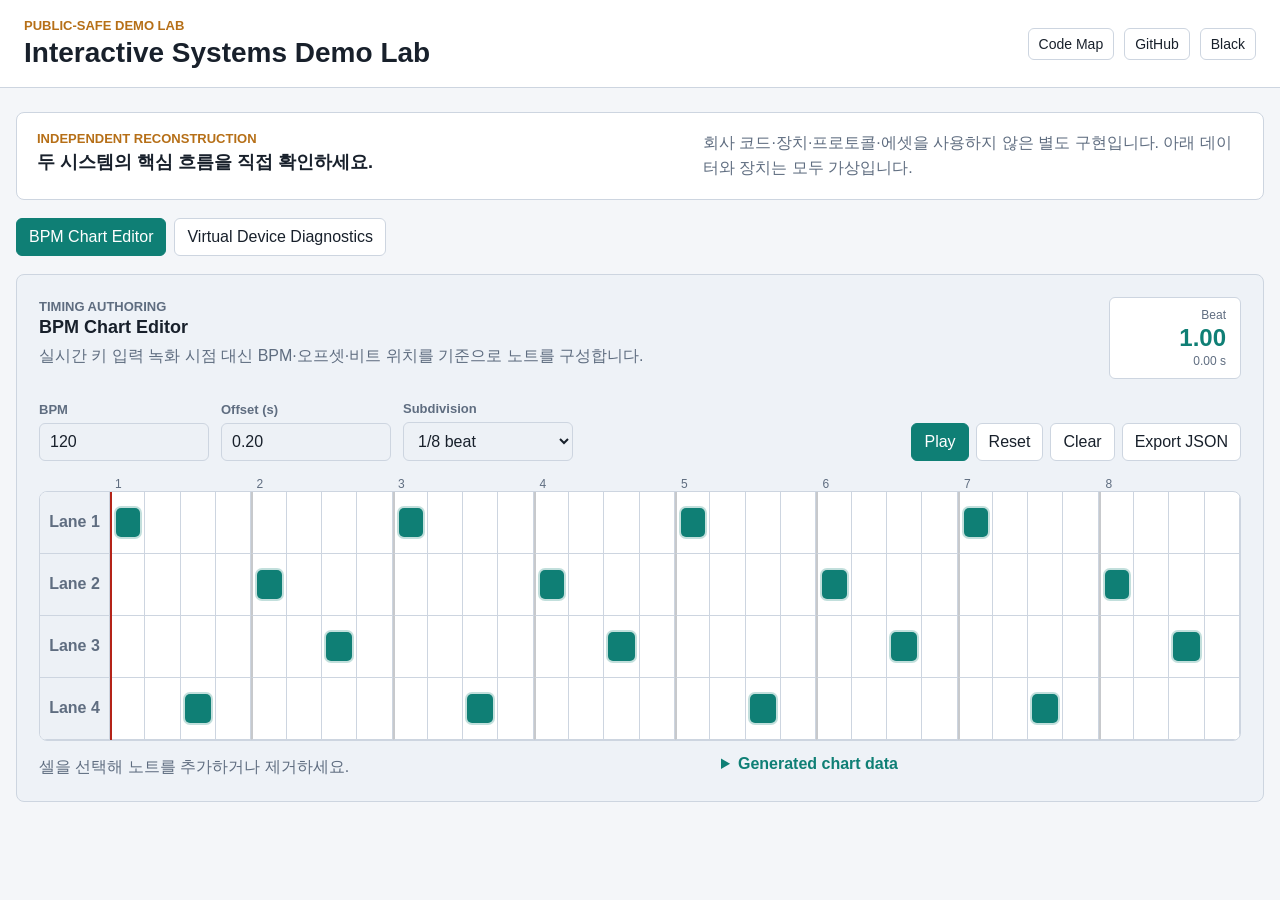
<file: demos/index.html>
<!doctype html>
<html lang="ko">
<head>
  <meta charset="utf-8" />
  <meta name="viewport" content="width=device-width, initial-scale=1" />
  <meta name="description" content="BPM 채보 제작과 가상 장치 입력 진단 공개 데모" />
  <title>Interactive Systems Demo Lab</title>
  <link rel="stylesheet" href="../style.css?v=20260802" />
  <link rel="stylesheet" href="demo.css?v=20260803-device-layout" />
</head>
<body>
  <header class="topbar">
    <div><p class="eyebrow">Public-safe Demo Lab</p><h1>Interactive Systems Demo Lab</h1></div>
    <nav class="toplinks" aria-label="페이지 링크">
      <a href="../index.html">Code Map</a>
      <a href="https://github.com/SJ97p/Interactive-Game-Systems-CodeMap" target="_blank" rel="noreferrer">GitHub</a>
      <button id="theme-toggle" type="button">Black</button>
    </nav>
  </header>
  <main class="demo-shell">
    <section class="demo-intro" aria-labelledby="demo-title">
      <div><p class="eyebrow">Independent reconstruction</p><h2 id="demo-title">두 시스템의 핵심 흐름을 직접 확인하세요.</h2></div>
      <p>회사 코드·장치·프로토콜·에셋을 사용하지 않은 별도 구현입니다. 아래 데이터와 장치는 모두 가상입니다.</p>
    </section>
    <nav class="demo-tabs" aria-label="데모 선택">
      <button class="demo-tab active" type="button" data-demo-target="rhythm-demo" aria-pressed="true">BPM Chart Editor</button>
      <button class="demo-tab" type="button" data-demo-target="ble-demo" aria-pressed="false">Virtual Device Diagnostics</button>
    </nav>
    <section id="rhythm-demo" class="demo-page" aria-labelledby="rhythm-title">
      <div class="demo-heading">
        <div><p class="eyebrow">Timing authoring</p><h2 id="rhythm-title">BPM Chart Editor</h2><p>실시간 키 입력 녹화 시점 대신 BPM·오프셋·비트 위치를 기준으로 노트를 구성합니다.</p></div>
        <div class="demo-status" aria-live="polite"><span>Beat</span><strong id="beat-readout">1.00</strong><span id="time-readout">0.00 s</span></div>
      </div>
      <div class="rhythm-controls">
        <label><span>BPM</span><input id="bpm-input" type="number" min="40" max="240" value="120" /></label>
        <label><span>Offset (s)</span><input id="offset-input" type="number" min="0" max="5" step="0.05" value="0.20" /></label>
        <label><span>Subdivision</span><select id="subdivision-input"><option value="1">1/4 beat</option><option value="2" selected>1/8 beat</option><option value="4">1/16 beat</option></select></label>
        <div class="demo-actions"><button id="play-chart" class="primary-action" type="button">Play</button><button id="reset-chart" type="button">Reset</button><button id="clear-chart" type="button">Clear</button><button id="export-chart" type="button">Export JSON</button></div>
      </div>
      <div class="timeline-ruler" aria-hidden="true"><span>1</span><span>2</span><span>3</span><span>4</span><span>5</span><span>6</span><span>7</span><span>8</span></div>
      <div class="chart-stage"><div id="playhead" class="playhead" aria-hidden="true"></div><div id="chart-grid" class="chart-grid" role="grid" aria-label="4개 레인의 8비트 채보 그리드"></div></div>
      <div class="chart-footer"><p id="chart-message" aria-live="polite">셀을 선택해 노트를 추가하거나 제거하세요.</p><details><summary>Generated chart data</summary><pre id="chart-json"><code></code></pre></details></div>
    </section>
    <section id="ble-demo" class="demo-page" aria-labelledby="ble-title" hidden>
      <div class="demo-heading">
        <div><p class="eyebrow">Simulated hardware workflow</p><h2 id="ble-title">Virtual Device Diagnostics</h2><p>실제 BLE 통신 없이 검색·연결·준비·입력 피드백의 UI 흐름만 재현합니다.</p></div>
        <div class="connection-badge" id="connection-badge" data-state="idle" aria-live="polite"><span class="connection-dot"></span><strong id="connection-label">Idle</strong></div>
      </div>
      <div class="device-layout">
        <section class="device-panel" aria-labelledby="device-list-title">
          <div class="panel-title-row"><div><h3 id="device-list-title">Virtual devices</h3><p>실제 장치 식별자가 없는 임의 데이터입니다.</p></div><button id="scan-devices" class="primary-action" type="button">Scan</button></div>
          <div id="device-list" class="device-list" aria-live="polite"><p class="empty-state">Scan을 눌러 가상 장치를 찾으세요.</p></div>
          <div class="device-actions"><button id="disconnect-device" type="button" disabled>Disconnect</button><button id="simulate-input" type="button" disabled>Random input</button><label class="auto-input-control"><input id="auto-input" type="checkbox" disabled /><span>Auto input</span></label></div>
        </section>
        <section class="input-panel" aria-labelledby="input-test-title">
          <div class="panel-title-row"><div><h3 id="input-test-title">Input test</h3><p>실제 장치와 같은 2열 × 3단 배치에서 입력 수신을 시뮬레이션합니다.</p></div><span id="packet-count" class="packet-count">0 events</span></div>
          <div id="input-grid" class="input-grid" aria-label="가상 입력 채널"></div><p id="input-message" class="input-message" aria-live="polite">장치를 연결하면 진단 패드가 활성화됩니다.</p>
        </section>
      </div>
    </section>
  </main>
  <script src="demo.js?v=20260803-device-layout"></script>
</body>
</html>
</file>
<file: style.css>
:root {
  --bg: #f4f6f9;
  --main: #eef2f7;
  --topbar: #ffffff;
  --panel: #ffffff;
  --panel-2: #edf1f6;
  --line: #cdd5e0;
  --text: #18202b;
  --muted: #5f6d80;
  --accent: #b66f17;
  --accent-2: #0f7f75;
  --danger: #b42318;
  --code: #f8fafc;
  --code-text: #1f2937;
  --line-no: #8090a5;
  --kw: #1d4ed8;
  --type: #9a5b00;
  --str: #167245;
  --com: #718096;
  --graph-bg: #fbf7ef;
}

body.dark-theme {
  --bg: #0f1217;
  --main: #10141a;
  --topbar: #12161d;
  --panel: #171b22;
  --panel-2: #1d232d;
  --line: #303846;
  --text: #e9edf5;
  --muted: #a9b4c4;
  --accent: #f3b34f;
  --accent-2: #64d2c2;
  --danger: #ff7b72;
  --code: #0b0e13;
  --code-text: #d6deeb;
  --line-no: #687386;
  --kw: #82aaff;
  --type: #ffcb6b;
  --str: #c3e88d;
  --com: #697098;
  --graph-bg: #f7f3eb;
}

* { box-sizing: border-box; }

body {
  margin: 0;
  background: var(--bg);
  color: var(--text);
  font-family: "Segoe UI", "Noto Sans KR", Arial, sans-serif;
  font-size: 16px;
}

a { color: var(--accent-2); text-decoration: none; }
a:hover { text-decoration: underline; }

.topbar {
  display: flex;
  align-items: center;
  justify-content: space-between;
  gap: 24px;
  padding: 18px 24px;
  border-bottom: 1px solid var(--line);
  background: var(--topbar);
}

.eyebrow {
  margin: 0 0 4px;
  color: var(--accent);
  font-size: 13px;
  font-weight: 700;
  text-transform: uppercase;
  letter-spacing: 0;
}

h1, h2, h3, p { margin-top: 0; }
h1 { margin-bottom: 0; font-size: 28px; }
h2 { margin-bottom: 6px; font-size: 18px; }
h3 { margin-bottom: 8px; font-size: 16px; color: var(--accent); }

.toplinks {
  display: flex;
  gap: 10px;
  flex-wrap: wrap;
}

.toplinks a, .toplinks button {
  padding: 7px 10px;
  border: 1px solid var(--line);
  border-radius: 6px;
  background: var(--panel);
  color: var(--text);
  font: inherit;
  font-size: 14px;
  cursor: pointer;
}

.app-nav-button.is-active {
  border-color: var(--accent);
  background: color-mix(in srgb, var(--accent) 12%, var(--panel));
  color: var(--accent);
  font-weight: 750;
}

.case-hub {
  width: min(1180px, calc(100% - 48px));
  margin: 0 auto;
  padding: 58px 0 72px;
}

.case-hero { max-width: 820px; }
.case-hero h2 {
  margin-bottom: 15px;
  font-size: clamp(30px, 3.2vw, 44px);
  line-height: 1.18;
  letter-spacing: -0.04em;
}
.case-hero > p:last-child {
  margin: 0;
  color: var(--muted);
  font-size: 17px;
  line-height: 1.75;
}

.case-cards {
  display: grid;
  grid-template-columns: repeat(3, minmax(0, 1fr));
  gap: 16px;
  margin-top: 34px;
}

.case-card {
  display: flex;
  min-height: 260px;
  flex-direction: column;
  padding: 25px;
  border: 1px solid var(--line);
  border-radius: 12px;
  background: var(--panel);
  box-shadow: 0 8px 24px rgba(27, 39, 56, 0.04);
  color: var(--text);
  text-align: left;
  font: inherit;
  cursor: pointer;
  transition: transform 150ms ease, border-color 150ms ease, box-shadow 150ms ease;
}
.case-card:hover {
  transform: translateY(-2px);
  border-color: var(--accent);
  box-shadow: 0 13px 30px rgba(27, 39, 56, 0.09);
}
.case-number {
  display: block;
  margin: 0 0 9px;
  color: var(--accent);
  font-size: 12px;
  font-weight: 800;
  letter-spacing: .08em;
}
.case-card h3 {
  margin: 0 0 12px;
  color: var(--text);
  font-size: 21px;
  line-height: 1.3;
}
.case-card p {
  margin: 0;
  color: var(--muted);
  font-size: 15px;
  line-height: 1.62;
}
.case-card-link {
  display: block;
  margin-top: auto;
  padding-top: 20px;
  color: var(--accent-2);
  font-size: 14px;
  font-weight: 750;
}
.case-hub-note {
  margin: 22px 0 0;
  color: var(--muted);
  font-size: 14px;
  line-height: 1.6;
}

.case-detail { padding: 24px 16px 0; }
.case-detail-head {
  padding: 24px;
  border: 1px solid var(--line);
  border-radius: 10px 10px 0 0;
  background: var(--panel);
}
.case-back {
  margin: 0 0 20px;
  padding: 0;
  border: 0;
  background: transparent;
  color: var(--accent-2);
  font: inherit;
  font-size: 14px;
  font-weight: 750;
  cursor: pointer;
}
.case-detail-head h2 {
  margin-bottom: 8px;
  font-size: 28px;
  letter-spacing: -0.025em;
}
.case-detail-head > p:last-child { margin: 0; color: var(--muted); line-height: 1.6; }
.case-story-grid {
  display: grid;
  grid-template-columns: repeat(2, minmax(0, 1fr));
  gap: 1px;
  border: 1px solid var(--line);
  border-top: 0;
  background: var(--line);
}
.case-story-grid article { min-height: 168px; padding: 20px 22px; background: var(--panel); }
.case-story-grid h3, .case-structure h3, .case-feedback h3 { margin-bottom: 9px; color: var(--accent); font-size: 14px; }
.case-story-grid p, .case-feedback p { margin: 0; color: var(--muted); font-size: 16px; line-height: 1.8; }

.case-evidence { margin: 24px 0; }
.case-evidence > p { color: var(--muted); line-height: 1.7; }
.case-evidence-grid { display: grid; grid-template-columns: repeat(2, minmax(0, 1fr)); gap: 24px; }
.case-evidence figure { margin: 0; min-width: 0; }
.case-evidence button { display: block; width: 100%; padding: 0; border: 1px solid var(--line); border-radius: 8px; overflow: hidden; background: var(--panel); color: var(--text); cursor: zoom-in; }
.case-evidence button:focus-visible { outline: 3px solid var(--accent); outline-offset: 4px; }
.case-evidence img { display: block; width: 100%; height: auto; }
.case-evidence button span { display: block; padding: 12px; font: inherit; }
.case-evidence figcaption { padding-top: 12px; line-height: 1.75; }
.case-evidence figcaption p { margin: 6px 0 0; color: var(--muted); }
@media (max-width: 760px) { .case-evidence-grid { grid-template-columns: 1fr; } }
.case-decision { grid-column: 1 / -1; background: color-mix(in srgb, var(--accent) 7%, var(--panel)) !important; }
.case-result { background: color-mix(in srgb, var(--accent-2) 6%, var(--panel)) !important; }
.case-structure, .case-feedback {
  padding: 20px 22px;
  border: 1px solid var(--line);
  border-top: 0;
  background: var(--panel);
}
.case-implementation { padding: 20px 22px; border: 1px solid var(--line); border-top: 0; background: var(--panel); }
.case-implementation h3 { margin-bottom: 9px; color: var(--accent); font-size: 14px; }
.case-implementation p { margin: 0; color: var(--muted); font-size: 16px; line-height: 1.8; }
.case-structure ol { display: flex; gap: 8px; flex-wrap: wrap; margin: 0; padding: 0; list-style: none; }
.case-structure li {
  display: flex;
  align-items: center;
  gap: 7px;
  padding: 8px 10px;
  border: 1px solid var(--line);
  border-radius: 6px;
  background: var(--panel-2);
  color: var(--text);
  font-size: 13px;
  font-weight: 700;
}
.case-structure li span { color: var(--accent); font-size: 11px; }
.case-feedback { border-radius: 0 0 10px 10px; }
.case-result-panel { border-radius: 0; }
.case-actions { display: flex; gap: 10px; flex-wrap: wrap; padding-top: 14px; }
.case-cta {
  display: inline-flex;
  align-items: center;
  gap: 8px;
  padding: 10px 12px;
  border: 1px solid var(--accent-2);
  border-radius: 7px;
  background: var(--accent-2);
  color: #fff;
  font-size: 14px;
  font-weight: 750;
  cursor: pointer;
  font-family: inherit;
}
.case-cta:hover { color: #fff; text-decoration: none; filter: brightness(.96); }
.case-cta.secondary { border-color: var(--line); background: var(--panel); color: var(--accent-2); }

.graph-fallback {
  min-width: 0 !important;
  padding: 26px;
  border: 1px dashed color-mix(in srgb, var(--accent) 55%, var(--line));
  border-radius: 8px;
  background: var(--panel);
}
.graph-fallback-label { margin: 0 0 8px; color: var(--accent); font-size: 11px; font-weight: 800; letter-spacing: .08em; }
.graph-fallback h3 { margin: 0; color: var(--text); font-size: 20px; }
.graph-fallback > p:not(.graph-fallback-label) { margin: 10px 0 0; color: var(--muted); line-height: 1.65; }
.graph-fallback-links { display: flex; gap: 8px; flex-wrap: wrap; margin-top: 18px; }
.graph-fallback-links button {
  padding: 7px 10px;
  border: 1px solid var(--line);
  border-radius: 6px;
  background: var(--panel-2);
  color: var(--accent-2);
  font: inherit;
  font-size: 13px;
  font-weight: 750;
  cursor: pointer;
}

.layout {
  --code-panel-width: 460px;
  display: grid;
  grid-template-columns: 280px minmax(520px, 1fr) 8px var(--code-panel-width);
  min-height: calc(100vh - 75px);
}

.sidebar, .main-panel, .code-panel {
  min-width: 0;
  border-right: 1px solid var(--line);
}

.sidebar, .code-panel {
  background: var(--panel);
}

.code-resizer {
  position: relative;
  z-index: 4;
  cursor: col-resize;
  background: var(--panel);
  touch-action: none;
}

.code-resizer::after {
  content: "";
  position: absolute;
  top: 0;
  bottom: 0;
  left: 3px;
  width: 2px;
  background: var(--line);
  transition: background 120ms ease, width 120ms ease;
}

.code-resizer:hover::after,
.code-resizer:focus-visible::after,
.layout.is-resizing .code-resizer::after {
  width: 3px;
  background: var(--accent);
}

.layout.is-resizing { cursor: col-resize; user-select: none; }
.layout.benchmark-mode { grid-template-columns: 280px minmax(520px, 1fr); }
.layout.benchmark-mode .code-resizer,
.layout.benchmark-mode .code-panel { display: none; }

.sidebar {
  position: sticky;
  top: 0;
  height: 100vh;
  display: flex;
  flex-direction: column;
  overflow: hidden;
}

.panel-head {
  padding: 16px;
  border-bottom: 1px solid var(--line);
}

.panel-head p {
  margin: 0;
  color: var(--muted);
  font-size: 14px;
  line-height: 1.45;
}

.explorer-search {
  display: block;
  margin-top: 12px;
}

.explorer-search input {
  width: 100%;
  padding: 9px 10px;
  border: 1px solid var(--line);
  border-radius: 6px;
  outline: none;
  background: var(--panel-2);
  color: var(--text);
  font: inherit;
  font-size: 14px;
}

.explorer-search input:focus {
  border-color: var(--accent);
  box-shadow: 0 0 0 2px color-mix(in srgb, var(--accent) 18%, transparent);
}

.explorer-search input::placeholder { color: var(--muted); }

.sr-only {
  position: absolute;
  width: 1px;
  height: 1px;
  padding: 0;
  margin: -1px;
  overflow: hidden;
  clip: rect(0, 0, 0, 0);
  white-space: nowrap;
  border: 0;
}

.tree {
  flex: 1;
  min-height: 0;
  padding: 12px;
  overflow-y: auto;
  scrollbar-gutter: stable;
}

.tree-group { margin-bottom: 6px; }
.tree-title {
  width: 100%;
  display: flex;
  align-items: center;
  gap: 8px;
  padding: 9px 8px;
  border: 0;
  border-radius: 6px;
  background: transparent;
  color: var(--muted);
  font-family: inherit;
  font-size: 13px;
  font-weight: 800;
  letter-spacing: 0;
  text-align: left;
  cursor: pointer;
}

.tree-title:hover { background: var(--panel-2); color: var(--text); }
.tree-title.active { background: var(--panel-2); color: var(--text); }
.tree-title::before { content: "▸"; width: 12px; color: var(--accent); }
.tree-title[aria-expanded="true"]::before { content: "▾"; }
.tree-group-items[hidden] { display: none; }
.tree-empty { padding: 16px 8px; color: var(--muted); font-size: 14px; line-height: 1.5; }

.tree-item {
  width: 100%;
  display: block;
  padding: 8px 10px;
  border: 1px solid transparent;
  border-radius: 6px;
  background: transparent;
  color: var(--text);
  font: inherit;
  font-size: 14px;
  text-align: left;
  cursor: pointer;
}

.tree-item.child {
  margin-left: 10px;
  width: calc(100% - 10px);
  color: var(--text);
}

.tree-item:hover { background: var(--panel-2); border-color: var(--line); }
.tree-item.active { background: #273140; border-color: var(--accent); color: #fff; }

.main-panel { overflow: auto; background: var(--main); }
.graph-head {
  display: flex;
  justify-content: space-between;
  gap: 18px;
  align-items: flex-start;
}

.graph-tools {
  display: flex;
  align-items: center;
  gap: 8px;
  flex: 0 0 auto;
}

.zoom-controls {
  display: flex;
  gap: 6px;
}

.zoom-controls[hidden] { display: none; }

.back-button {
  height: 30px;
  border: 1px solid var(--line);
  border-radius: 6px;
  background: var(--panel-2);
  color: var(--text);
  padding: 0 10px;
  cursor: pointer;
}

.back-button:disabled {
  opacity: 0.45;
  cursor: default;
}

.zoom-controls button, .code-actions button {
  min-width: 34px;
  height: 30px;
  border: 1px solid var(--line);
  border-radius: 6px;
  background: var(--panel-2);
  color: var(--text);
  cursor: pointer;
}

.zoom-controls button:hover, .code-actions button:hover { border-color: var(--accent); }

.graph-wrap {
  display: grid;
  place-items: center;
  min-height: 480px;
  max-height: 620px;
  margin: 16px;
  padding: 18px;
  overflow: auto;
  border: 1px solid var(--line);
  border-radius: 8px;
  background: var(--graph-bg);
}

#graph {
  min-width: 620px;
  width: fit-content;
  margin: 0 auto;
}

#graph svg {
  display: block;
  margin: 0 auto;
  max-width: none !important;
}

.graph-clickable, .graph-method-clickable { cursor: pointer; }
.graph-clickable text, .graph-method-clickable text { text-decoration: underline; }

.benchmark-report {
  padding: 16px;
}

.benchmark-hero {
  padding: 22px;
  border: 1px solid color-mix(in srgb, var(--accent) 48%, var(--line));
  border-radius: 10px;
  background: linear-gradient(135deg, color-mix(in srgb, var(--accent) 12%, var(--panel)), var(--panel));
}

.benchmark-kicker {
  margin: 0 0 6px;
  color: var(--accent);
  font-size: 12px;
  font-weight: 800;
  letter-spacing: .08em;
  text-transform: uppercase;
}

.benchmark-hero h2 { margin-bottom: 8px; font-size: 24px; }
.benchmark-hero > p:last-child { margin: 0; color: var(--muted); line-height: 1.65; }

.benchmark-kpis {
  display: grid;
  grid-template-columns: repeat(4, minmax(0, 1fr));
  gap: 10px;
  margin: 14px 0;
}

.benchmark-kpi,
.benchmark-section {
  border: 1px solid var(--line);
  border-radius: 9px;
  background: var(--panel);
}

.benchmark-kpi { padding: 15px; }
.benchmark-kpi strong { display: block; color: var(--accent-2); font-size: 25px; line-height: 1.1; }
.benchmark-kpi span { display: block; margin-top: 7px; color: var(--muted); font-size: 13px; line-height: 1.4; }
.benchmark-section { margin-top: 14px; padding: 18px; }
.benchmark-section h3 { margin-bottom: 5px; }
.benchmark-section-lead { margin: 0 0 16px; color: var(--muted); font-size: 14px; line-height: 1.55; }

.benchmark-device-grid {
  display: grid;
  grid-template-columns: repeat(2, minmax(0, 1fr));
  gap: 12px;
}

.benchmark-device {
  padding: 16px;
  border: 1px solid var(--line);
  border-radius: 8px;
  background: var(--main);
}

.benchmark-device-head { display: flex; align-items: flex-start; justify-content: space-between; gap: 12px; margin-bottom: 15px; }
.benchmark-device-head h4 { margin: 0 0 3px; font-size: 16px; }
.benchmark-device-head p { margin: 0; color: var(--muted); font-size: 12px; }
.benchmark-change { color: var(--accent-2); font-size: 18px; font-weight: 800; white-space: nowrap; }
.benchmark-bar-row { display: grid; grid-template-columns: 30px minmax(0, 1fr) 82px; gap: 9px; align-items: center; margin-top: 10px; font-size: 13px; }
.benchmark-bar-track { height: 15px; overflow: hidden; border-radius: 999px; background: color-mix(in srgb, var(--line) 62%, transparent); }
.benchmark-bar { height: 100%; width: var(--bar-width); min-width: 3px; border-radius: inherit; background: #7b8798; }
.benchmark-bar.v2 { background: var(--accent-2); }
.benchmark-bar-value { text-align: right; font-variant-numeric: tabular-nums; }

.benchmark-table-wrap { overflow-x: auto; }
.benchmark-table { width: 100%; border-collapse: collapse; font-size: 13px; }
.benchmark-table th, .benchmark-table td { padding: 10px 9px; border-bottom: 1px solid var(--line); text-align: right; white-space: nowrap; }
.benchmark-table th { color: var(--muted); font-weight: 700; background: var(--panel-2); }
.benchmark-table th:first-child, .benchmark-table td:first-child { text-align: left; }
.benchmark-table tr:last-child td { border-bottom: 0; }
.benchmark-positive { color: var(--accent-2); font-weight: 800; }

.benchmark-steps { display: grid; grid-template-columns: repeat(5, minmax(0, 1fr)); gap: 8px; }
.benchmark-step { position: relative; padding: 13px; border: 1px solid var(--line); border-radius: 8px; background: var(--main); }
.benchmark-step strong { display: block; margin-bottom: 5px; color: var(--accent); font-size: 13px; }
.benchmark-step span { color: var(--muted); font-size: 12px; line-height: 1.45; }
.benchmark-conditions { display: flex; flex-wrap: wrap; gap: 7px; margin-top: 14px; }
.benchmark-condition { padding: 6px 9px; border: 1px solid var(--line); border-radius: 999px; background: var(--panel-2); color: var(--muted); font-size: 12px; }
.benchmark-note { margin-top: 14px; padding: 13px 15px; border-left: 4px solid var(--accent); background: var(--main); color: var(--muted); font-size: 13px; line-height: 1.6; }
.benchmark-links { display: flex; gap: 10px; flex-wrap: wrap; margin-top: 14px; }
.benchmark-links a { padding: 8px 10px; border: 1px solid var(--line); border-radius: 6px; background: var(--panel-2); font-size: 13px; font-weight: 700; }

.detail-grid {
  display: grid;
  grid-template-columns: repeat(2, minmax(0, 1fr));
  gap: 12px;
  padding: 0 16px 16px;
}

.detail-card {
  min-height: 132px;
  padding: 14px;
  border: 1px solid var(--line);
  border-radius: 8px;
  background: var(--panel);
}

.detail-card p, .section-head p {
  margin-bottom: 0;
  color: var(--muted);
  font-size: 14px;
  line-height: 1.62;
}

.script-section, .evidence-section { padding: 4px 16px 18px; }
.section-head {
  display: flex;
  align-items: baseline;
  justify-content: space-between;
  gap: 16px;
  margin: 8px 0 12px;
}

.script-list {
  display: grid;
  grid-template-columns: repeat(2, minmax(0, 1fr));
  gap: 10px;
}

.script-card {
  padding: 12px;
  border: 1px solid var(--line);
  border-radius: 8px;
  background: var(--panel);
}

.script-card button {
  padding: 0;
  border: 0;
  background: transparent;
  color: var(--accent-2);
  font: inherit;
  font-weight: 700;
  cursor: pointer;
}

.script-card p {
  margin: 6px 0 0;
  color: var(--muted);
  font-size: 14px;
  line-height: 1.45;
}

.evidence-grid {
  display: grid;
  grid-template-columns: repeat(4, minmax(0, 1fr));
  gap: 10px;
}

.evidence-item {
  padding: 0;
  border: 1px solid var(--line);
  border-radius: 8px;
  overflow: hidden;
  background: var(--panel);
  color: var(--text);
  text-align: left;
  cursor: zoom-in;
}

.evidence-item img {
  display: block;
  width: 100%;
  aspect-ratio: 16 / 10;
  object-fit: cover;
  background: var(--code);
}

.evidence-item span {
  display: block;
  padding: 8px;
  color: var(--muted);
  font-size: 14px;
  line-height: 1.35;
}

.code-panel {
  border-right: 0;
  overflow: auto;
}

.code-actions {
  display: flex;
  gap: 6px;
  flex-wrap: wrap;
  padding: 10px 12px;
  border-bottom: 1px solid var(--line);
}

.code-actions button {
  width: auto;
  padding: 0 9px;
  font-size: 13px;
}

.code-preview {
  height: calc(100vh - 170px);
  margin: 0;
  padding: 12px 0;
  overflow: auto;
  background: var(--code);
  color: var(--code-text);
  font: 13px/1.6 Consolas, "Cascadia Mono", monospace;
}

.code-line {
  display: grid;
  grid-template-columns: 48px minmax(0, 1fr);
  gap: 12px;
  padding: 0 14px 0 0;
  min-height: 19px;
  white-space: pre;
}

.code-line.hit { background: rgba(243, 179, 79, 0.16); }
.line-no { color: var(--line-no); text-align: right; user-select: none; }
.kw { color: var(--kw); }
.type { color: var(--type); }
.str { color: var(--str); }
.com { color: var(--com); }

.media-modal {
  width: min(1100px, calc(100vw - 42px));
  border: 1px solid var(--line);
  border-radius: 8px;
  background: var(--code);
  color: var(--text);
}

.media-modal::backdrop { background: rgba(0, 0, 0, 0.78); }
.media-modal img { display: block; width: 100%; max-height: 78vh; object-fit: contain; }
.media-modal p { margin: 12px 0 0; color: var(--muted); }
.modal-close {
  float: right;
  margin-bottom: 10px;
  border: 1px solid var(--line);
  border-radius: 6px;
  background: var(--panel-2);
  color: var(--text);
  padding: 7px 10px;
  cursor: pointer;
}

@media (max-width: 1280px) {
  .layout { grid-template-columns: 250px minmax(520px, 1fr); }
  .layout.benchmark-mode { grid-template-columns: 250px minmax(520px, 1fr); }
  .case-cards { grid-template-columns: 1fr; }
  .code-resizer { display: none; }
  .code-panel { grid-column: 1 / -1; border-top: 1px solid var(--line); }
  .code-preview { height: 440px; }
}

@media (max-width: 860px) {
  .topbar { align-items: flex-start; flex-direction: column; }
  .case-hub { width: min(100% - 28px, 1180px); padding: 34px 0 42px; }
  .case-hero h2 { font-size: 30px; }
  .case-story-grid { grid-template-columns: 1fr; }
  .case-detail { padding: 12px; }
  .layout.case-mode .sidebar { display: none; }
  .layout { display: block; }
  .sidebar, .main-panel, .code-panel { border-right: 0; border-bottom: 1px solid var(--line); }
  .sidebar { position: static; height: auto; max-height: none; }
  .tree { max-height: 420px; }
  .detail-grid, .script-list, .evidence-grid { grid-template-columns: 1fr; }
  .benchmark-kpis, .benchmark-device-grid, .benchmark-steps { grid-template-columns: 1fr; }
  .graph-wrap { min-height: 360px; margin: 12px; }
}
</file>
<file: demos/demo.css>
.demo-shell{width:min(1480px,calc(100% - 32px));margin:0 auto;padding:24px 0 48px}.demo-intro,.demo-heading,.panel-title-row,.chart-footer,.device-actions{display:flex;align-items:flex-start;justify-content:space-between;gap:18px}.demo-intro,.demo-page,.device-panel,.input-panel{border:1px solid var(--line);border-radius:8px;background:var(--panel)}.demo-intro{padding:18px 20px}.demo-intro h2,.demo-heading h2,.panel-title-row h3{margin-bottom:6px}.demo-intro>p,.demo-heading p,.panel-title-row p,.chart-footer p{margin:0;color:var(--muted);line-height:1.55}.demo-intro>p{max-width:540px}.demo-tabs{display:flex;gap:8px;margin:18px 0}.demo-tab,.rhythm-controls button,.rhythm-controls input,.rhythm-controls select,.device-panel button,.input-pad{border:1px solid var(--line);border-radius:6px;background:var(--panel);color:var(--text);font:inherit}.demo-tab,.rhythm-controls button,.device-panel button{padding:9px 12px;cursor:pointer}.demo-tab.active,.primary-action{border-color:var(--accent-2)!important;background:var(--accent-2)!important;color:#fff!important}.demo-page{padding:22px;background:var(--main)}.demo-page[hidden]{display:none}.demo-status{min-width:132px;padding:10px 14px;border:1px solid var(--line);border-radius:6px;background:var(--panel);text-align:right}.demo-status span,.demo-status strong{display:block}.demo-status span{color:var(--muted);font-size:12px}.demo-status strong{margin:2px 0;color:var(--accent-2);font-size:24px}.rhythm-controls{display:grid;grid-template-columns:repeat(3,minmax(120px,170px)) minmax(340px,1fr);gap:12px;align-items:end;margin:22px 0 16px}.rhythm-controls label>span{display:block;margin-bottom:6px;color:var(--muted);font-size:13px;font-weight:700}.rhythm-controls input,.rhythm-controls select{width:100%;padding:9px 10px;background:var(--panel-2)}.demo-actions{display:flex;justify-content:flex-end;gap:7px;flex-wrap:wrap}.timeline-ruler{display:grid;grid-template-columns:repeat(8,1fr);margin-left:70px;color:var(--muted);font-size:12px}.timeline-ruler span{padding-left:6px}.chart-stage{position:relative;overflow:hidden;border:1px solid var(--line);border-radius:8px;background:var(--panel)}.chart-grid{display:grid;grid-template-columns:70px repeat(32,minmax(22px,1fr))}.lane-label,.chart-cell{min-height:62px;border-right:1px solid var(--line);border-bottom:1px solid var(--line)}.lane-label{display:grid;place-items:center;background:var(--panel-2);color:var(--muted);font-weight:700}.chart-cell{position:relative;padding:0;border-top:0;border-left:0;border-radius:0;background:transparent;cursor:pointer}.chart-cell.major{border-left:2px solid color-mix(in srgb,var(--text) 24%,transparent)}.chart-cell.active:after{content:"";position:absolute;inset:16px 4px;border-radius:5px;background:var(--accent-2);box-shadow:0 0 0 2px color-mix(in srgb,var(--accent-2) 25%,transparent)}.chart-cell.playing:after{background:var(--accent)}.playhead{position:absolute;z-index:3;top:0;bottom:0;left:70px;width:2px;pointer-events:none;background:var(--danger)}.chart-footer{margin-top:14px}.chart-footer details{width:min(520px,100%)}.chart-footer summary{cursor:pointer;color:var(--accent-2);font-weight:700}.chart-footer pre{max-height:240px;overflow:auto;margin:8px 0 0;padding:12px;border:1px solid var(--line);border-radius:6px;background:var(--code);color:var(--code-text)}.connection-badge{display:inline-flex;align-items:center;gap:8px;min-width:122px;padding:10px 14px;border:1px solid var(--line);border-radius:999px;background:var(--panel)}.connection-dot{width:11px;height:11px;border-radius:50%;background:var(--muted)}.connection-badge[data-state=scanning] .connection-dot,.connection-badge[data-state=connecting] .connection-dot{background:var(--accent)}.connection-badge[data-state=ready] .connection-dot{background:var(--accent-2);box-shadow:0 0 0 4px color-mix(in srgb,var(--accent-2) 18%,transparent)}.device-layout{display:grid;grid-template-columns:minmax(320px,.8fr) minmax(520px,1.4fr);gap:16px;margin-top:22px}.device-panel,.input-panel{padding:18px}.device-list{min-height:242px;margin:16px 0}.empty-state{display:grid;min-height:220px;place-items:center;margin:0;border:1px dashed var(--line);border-radius:7px;color:var(--muted);text-align:center}.device-item{display:grid;grid-template-columns:1fr auto;gap:12px;align-items:center;padding:13px 0;border-bottom:1px solid var(--line)}.device-item:last-child{border-bottom:0}.device-item strong,.device-item span{display:block}.device-item span{margin-top:3px;color:var(--muted);font-size:12px}.device-actions{align-items:center;justify-content:flex-start;flex-wrap:wrap}.device-actions button:disabled{cursor:not-allowed;opacity:.5}.auto-input-control{display:inline-flex;align-items:center;gap:7px;color:var(--muted)}.packet-count{color:var(--accent-2);font-variant-numeric:tabular-nums;font-weight:700}.input-grid{display:grid;grid-template-columns:repeat(4,minmax(94px,1fr));gap:14px;margin:28px 0 20px}.input-pad{min-height:112px;cursor:pointer;background:var(--panel-2);color:var(--muted);font-size:18px;font-weight:800;transition:background 120ms,color 120ms,transform 120ms}.input-pad:disabled{cursor:not-allowed;opacity:.45}.input-pad.ready{border-color:var(--accent-2);background:color-mix(in srgb,var(--accent-2) 18%,var(--panel));color:var(--text)}.input-pad.hit{border-color:var(--danger);background:color-mix(in srgb,var(--danger) 72%,var(--panel));color:#fff;transform:scale(.97)}.input-message{margin:0;color:var(--muted);text-align:center}@media(max-width:980px){.rhythm-controls{grid-template-columns:repeat(3,1fr)}.demo-actions{grid-column:1/-1;justify-content:flex-start}.device-layout{grid-template-columns:1fr}}@media(max-width:720px){.demo-shell{width:min(100% - 20px,1480px);padding-top:12px}.demo-intro,.demo-heading,.chart-footer{flex-direction:column}.demo-tabs,.demo-tab{width:100%}.demo-tabs{flex-direction:column}.demo-page{padding:14px}.rhythm-controls{grid-template-columns:1fr}.demo-actions{grid-column:auto}.chart-stage{overflow-x:auto}.chart-grid,.timeline-ruler{min-width:900px}.input-grid{grid-template-columns:repeat(2,minmax(94px,1fr))}}

.input-grid{grid-template-columns:repeat(2,minmax(120px,220px));justify-content:center;max-width:520px;margin:28px auto 20px}
.input-pad{min-height:96px}
</file>
